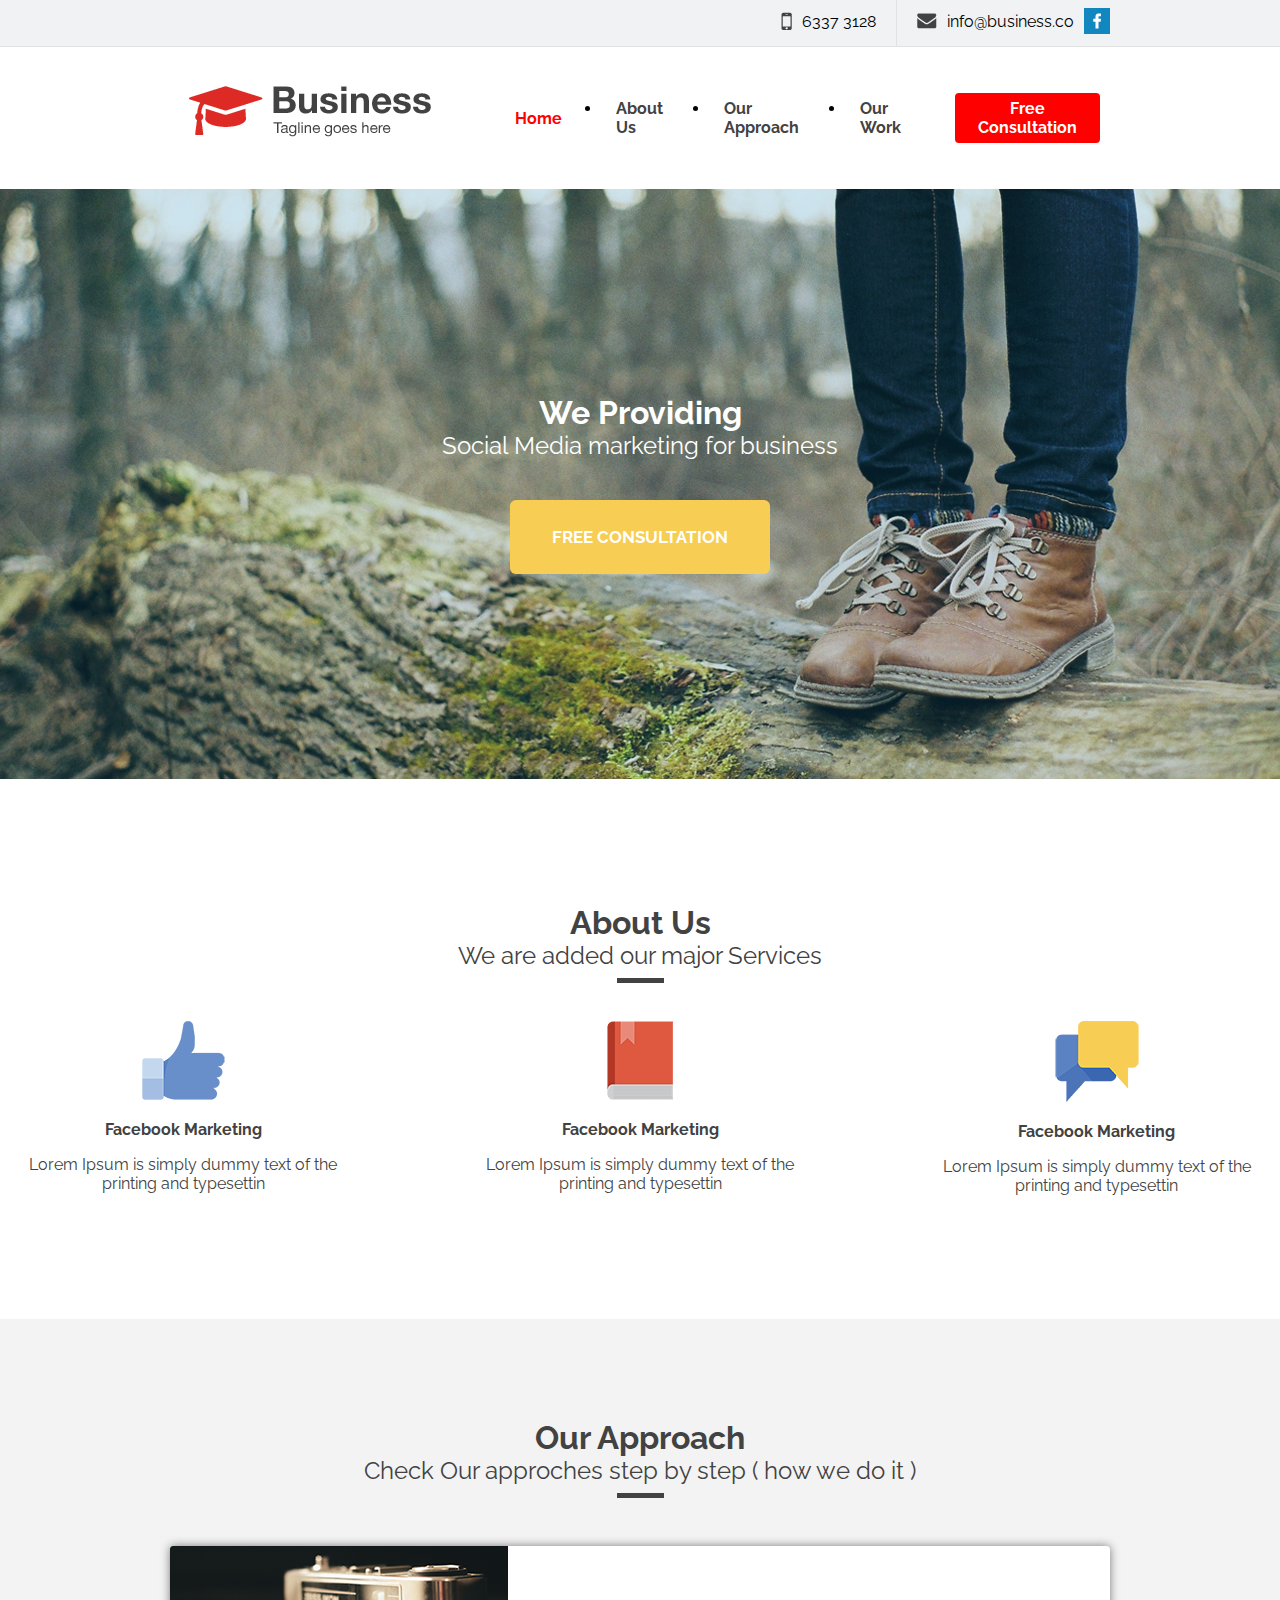
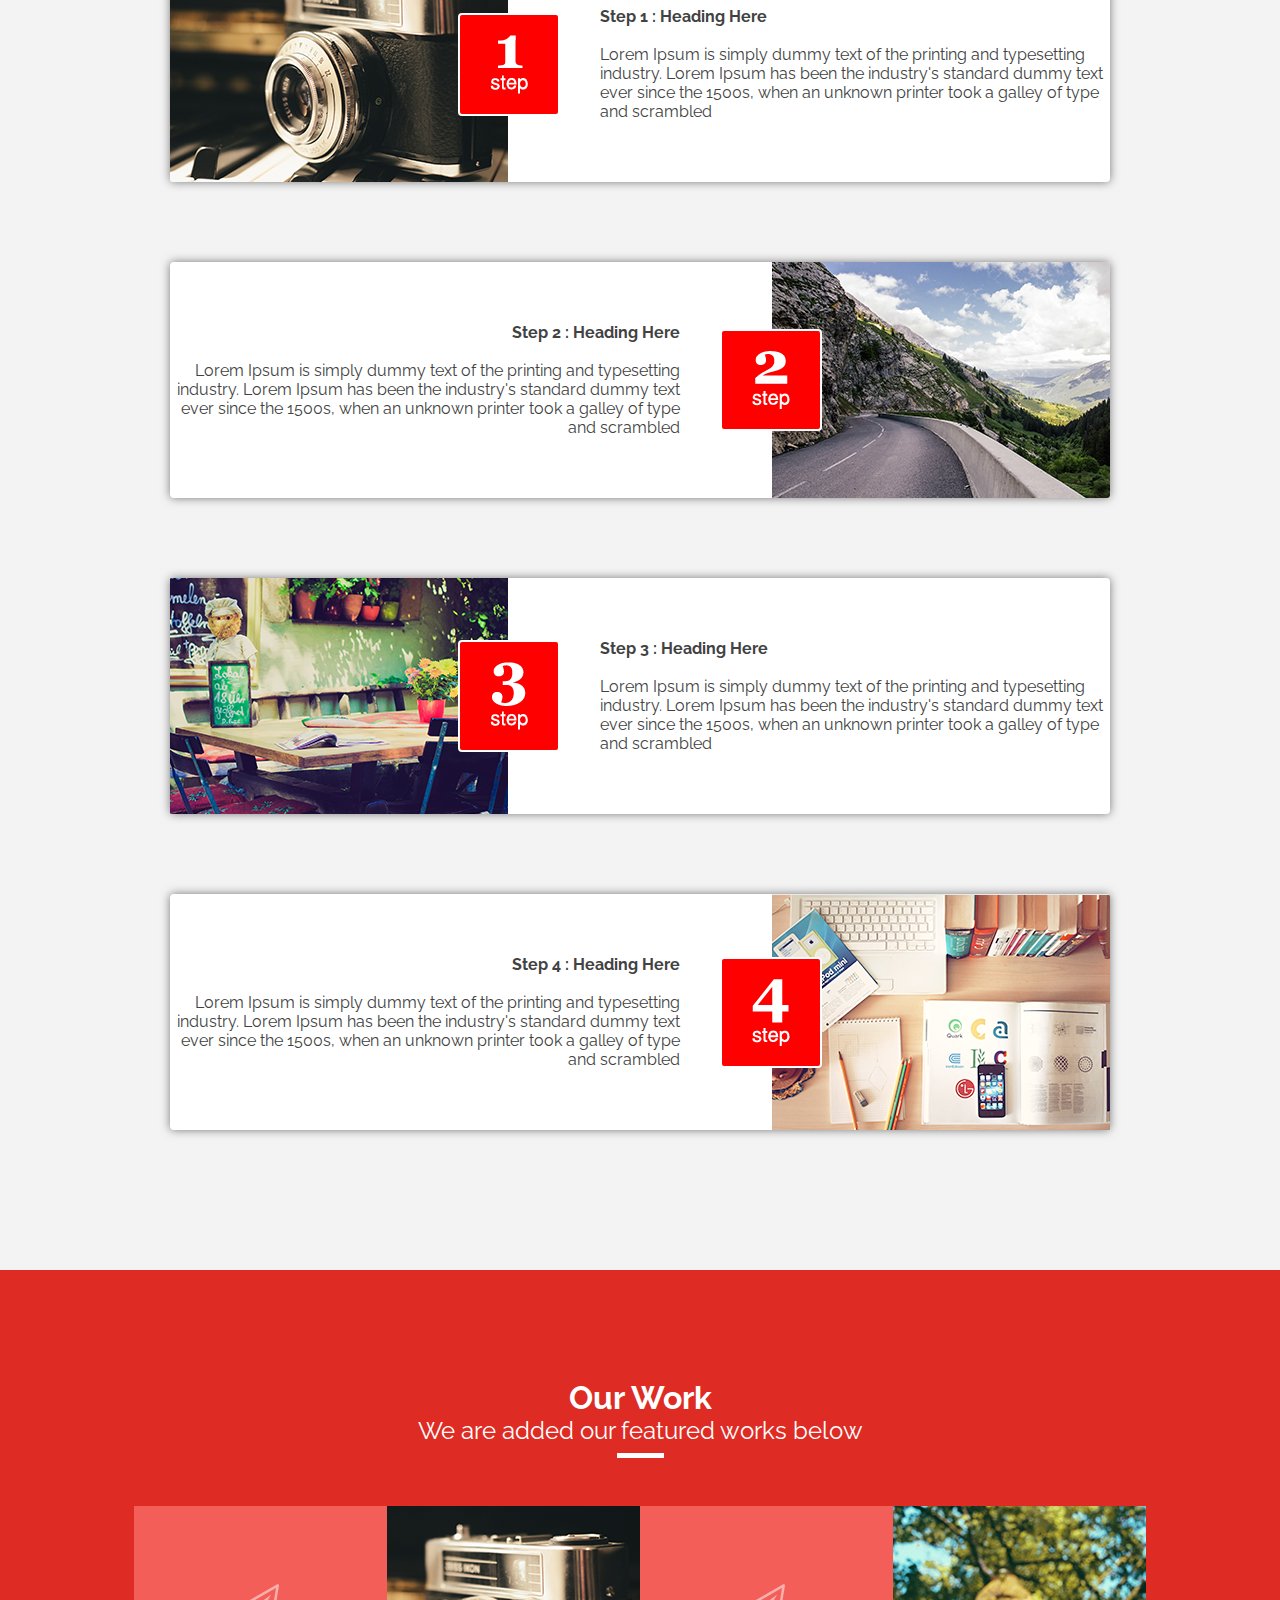
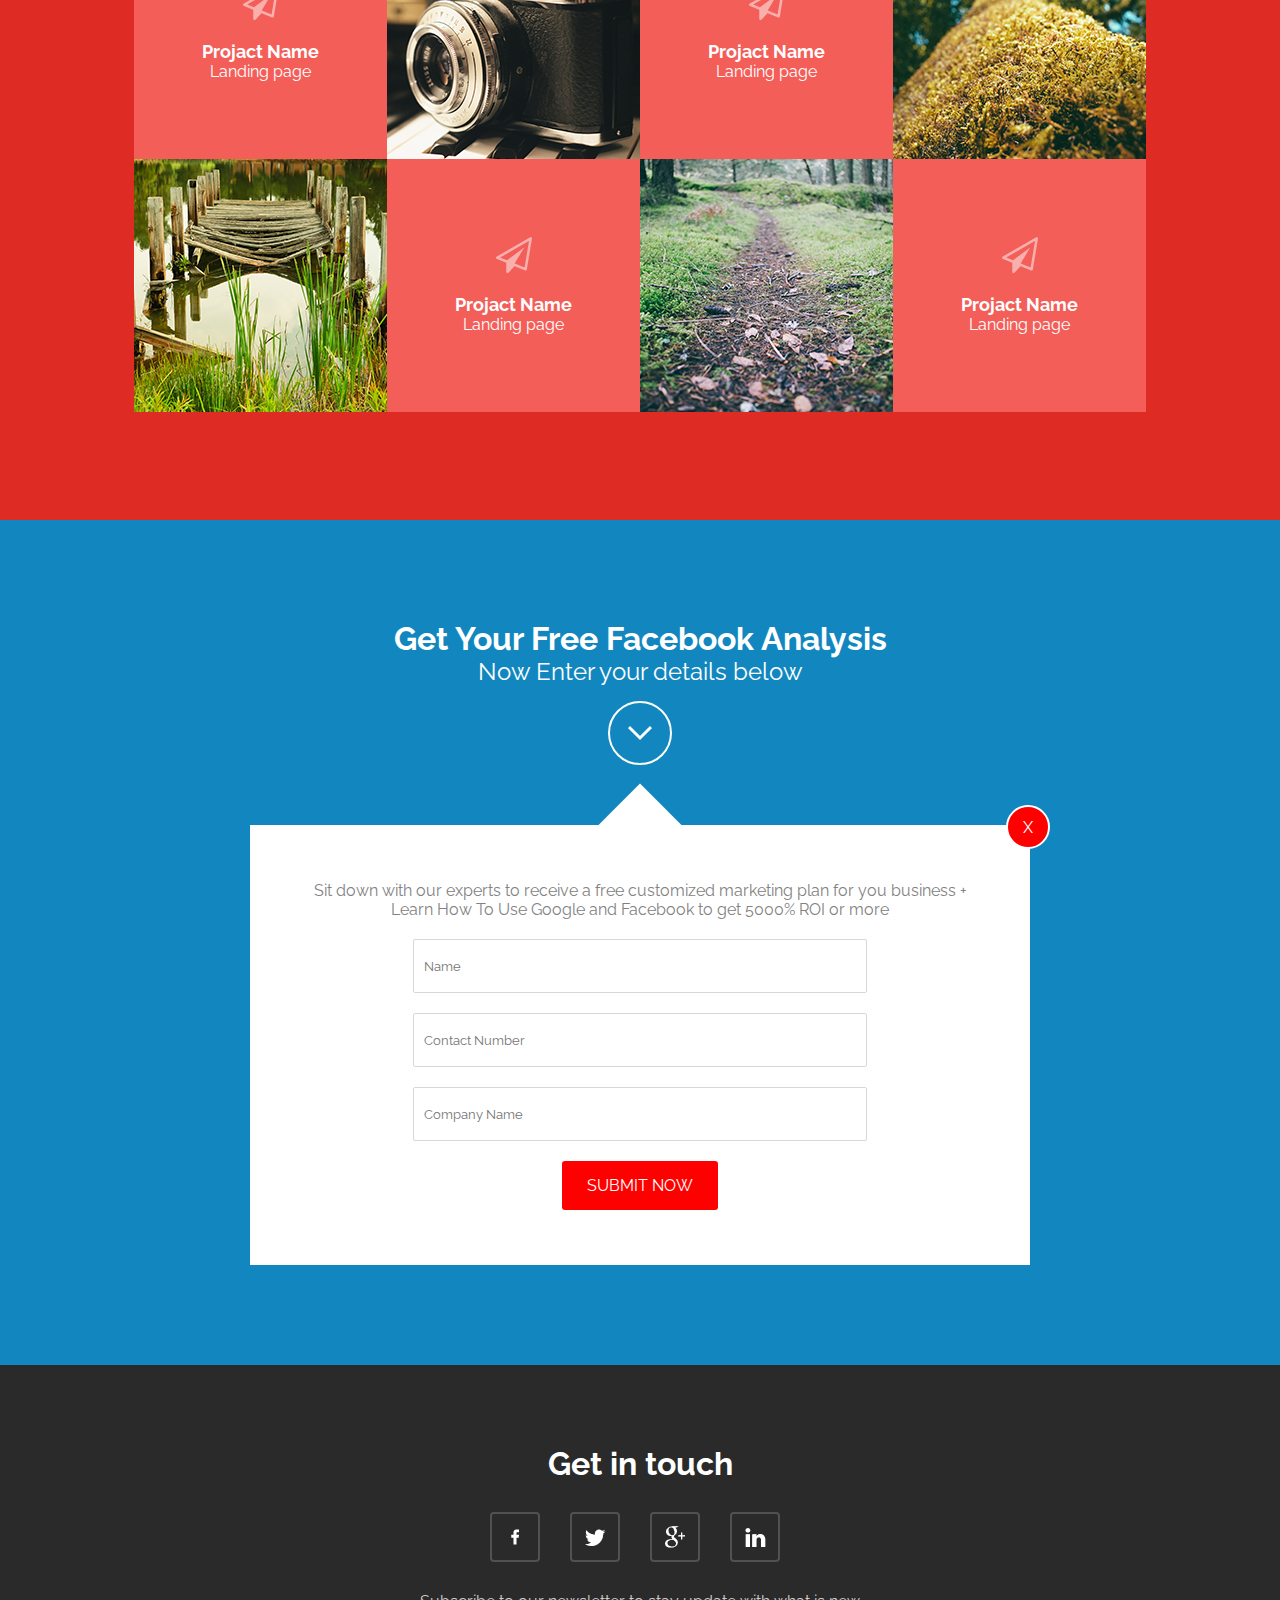
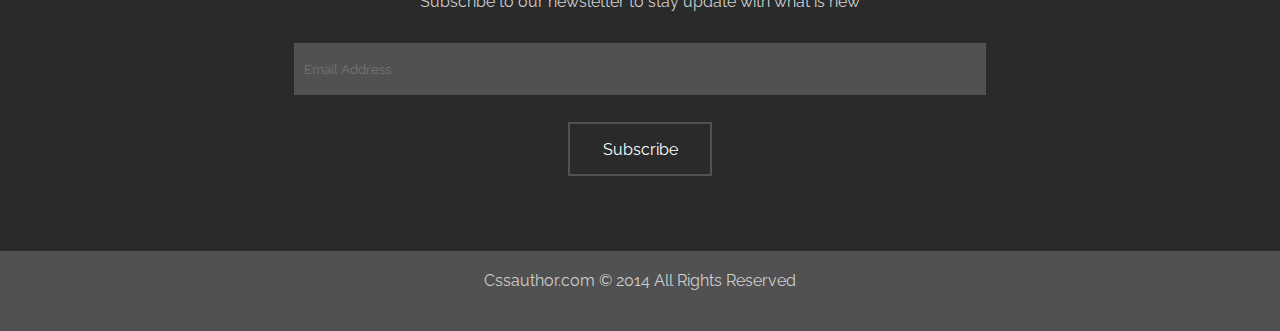
<file: Project1/Index.html>
<!DOCTYPE html>
<html lang="ru">
<head>
	<meta charset="UTF-8">
	<title>PSD 1</title>
	<link rel="stylesheet" type="text/css" href="css/style.css">
	<link href="https://fonts.googleapis.com/css?family=Raleway:300&display=swap" rel="stylesheet">
</head>
<body>
	<header>
			<img class="phone" src="img/phone.png">
			<p>6337 3128</p>
		<div class="mailContainer">
			<img class="mail" src="img/mail.png">
			<p>info@business.co</p>
		</div>
			<a class="facebook" href="https://www.facebook.com">
			<img src="img/facebook.png">
			</a>	
	</header>
	<nav>
		<a href="#">
			<img src="img/logo.png" alt="">
		</a>
		<ul>
			<li>
				<a href="" style="color: red;">Home</a>
			</li>
			<li>
				<a href="">About Us</a>
			</li>
			<li>
				<a href="">Our Approach</a>
			</li>
			<li>
				<a href="">Our Work</a>
			</li>
			<a class="consultation" href="#" style="color: white;"> Free Consultation </a>
		</ul>
	</nav>
	<div class="banner">
		<font size = "6"> <b>We Providing</b> </font>
		<font size = "5"> Social Media marketing for business</font>
		<a class="consultation2" href="#" style="color: white;"> FREE CONSULTATION </a>
	</div>
	<div class="aboutUs">
		<font size = "6"> <b>About Us</b> </font>
		<font size = "5"> We are added our major Services</font>	
		<hr color ="#424242" width="45px" size="5">
		<div class="services">
			<div class="marketing">
				<img src="img/Layer33.png">
				<p>Facebook Marketing</p>
				Lorem Ipsum is simply dummy text of the printing and typesettin
			</div>
			<div class="marketing" id="mark">
				<img src="img/Layer36.png">
				<p>Facebook Marketing</p>
				Lorem Ipsum is simply dummy text of the printing and typesettin
			</div>
			<div class="marketing">
				<img src="img/Layer37.png">
				<p>Facebook Marketing</p>
				Lorem Ipsum is simply dummy text of the printing and typesettin
			</div>
		</div>
	</div>

	<div class="ourApproach">
		<font size = "6"> <b>Our Approach</b> </font>
		<font size = "5"> Check Our approches step by step ( how we do it )</font>	
		<hr color ="#424242" width="45px" size="5">
		<div class="step">
			<img src="img/Layer38.png">
			<div class="stepContainer">
				<img src="img/1step.png">
				<div class="text">
				<b> Step 1 : Heading Here </b>
				<br>
				<br>
				Lorem Ipsum is simply dummy text of the printing and typesetting industry. Lorem Ipsum has been the industry's standard dummy text ever since the 1500s, when an unknown printer took a galley of type and scrambled
				</div>
			</div>
		</div>

		<div class="stepR">
			<div class="stepContainerR">
				<div class="textR">
				<b> Step 2 : Heading Here </b>
				<br>
				<br>
				Lorem Ipsum is simply dummy text of the printing and typesetting industry. Lorem Ipsum has been the industry's standard dummy text ever since the 1500s, when an unknown printer took a galley of type and scrambled
				</div>
				<img src="img/2step.png">
			</div>
			<img src="img/Layer29.png">
		</div>

		<div class="step">
			<img src="img/Layer30.png">
			<div class="stepContainer">
				<img src="img/3step.png">
				<div class="text">
				<b> Step 3 : Heading Here </b>
				<br>
				<br>
				Lorem Ipsum is simply dummy text of the printing and typesetting industry. Lorem Ipsum has been the industry's standard dummy text ever since the 1500s, when an unknown printer took a galley of type and scrambled
				</div>
			</div>
		</div>

		<div class="stepR">
			<div class="stepContainerR">
				<div class="textR">
				<b> Step 4 : Heading Here </b>
				<br>
				<br>
				Lorem Ipsum is simply dummy text of the printing and typesetting industry. Lorem Ipsum has been the industry's standard dummy text ever since the 1500s, when an unknown printer took a galley of type and scrambled
				</div>
				<img src="img/4step.png">
			</div>
			<img src="img/Layer31.png">
		</div>
	</div>
	
	<div class="ourWork">
		<font size = "6"> <b>Our Work</b> </font>
		<font size = "5">  We are added our featured works below</font>	
		<hr color ="white" width="45px" size="5">
		<div class="projects">
			<div class="tele">
				<img src="img/tele.png">
				<font size = "4"> <b>Projact Name</b> </font>
				<font size = "3"> Landing page</font>	
			</div>
			<img src="img/Layer17.png">
			<div class="tele">
				<img src="img/tele.png">
				<font size = "4"> <b>Projact Name</b> </font>
				<font size = "3"> Landing page</font>	
			</div>	
			<img src="img/Layer19.png">
			<img src="img/Layer20.png">
			<div class="tele">
				<img src="img/tele.png">
				<font size = "4"> <b>Projact Name</b> </font>
				<font size = "3"> Landing page</font>	
			</div>
			<img src="img/Layer22.png">
			<div class="tele">
				<img src="img/tele.png">
				<font size = "4"> <b>Projact Name</b> </font>
				<font size = "3"> Landing page</font>	
			</div>
		</div>	
	</div>
	<div class="analysis">
		<font size = "6"> <b>Get Your Free Facebook Analysis</b> </font>
		<font size = "5"> Now Enter your details below</font>	
		<div class="arrow">
			<img src="img/Shape12.png">
		</div>
		<div class="contacts"></div>
		<div class="contacts2"> 
			<a class="exit">X</a>
			Sit down with our experts to receive a free customized marketing plan for you business + Learn How To Use Google and Facebook to get 5000% ROI or more
			<input type="Name" placeholder="Name">
			<input type="Contact Number" placeholder="Contact Number">
			<input type="Company Name" placeholder="Company Name">
			<a class = "submit" href="#"> SUBMIT NOW</a>
		</div>
	</div>
	<footer> 
		<font size = "6"> <b>Get in touch</b> </font>
		<div class="social"> 
			<a class="socialIcon" href="https://www.facebook.com">
				<img src="img/facebook.png">
			</a>
			<a class="socialIcon" href="https://www.facebook.com">
				<img src="img/twitter.png">
			</a>	
			<a class="socialIcon" href="https://www.facebook.com">
				<img src="img/google.png">
			</a>	
			<a class="socialIcon" href="https://www.facebook.com">
				<img src="img/in.png">
			</a>		
		</div>
		<p>Subscribe to our newsletter to stay update with what is new</p>
		<input type="Email Address" placeholder="Email Address">
		<a class = "subscribe" href="#">Subscribe</a>
		<div class="copy">
		Cssauthor.com © 2014 All Rights Reserved
		</div>
	</footer>
	<script type="text/javascript" src="js/script.js"></script>
</body>
</html>
</file>
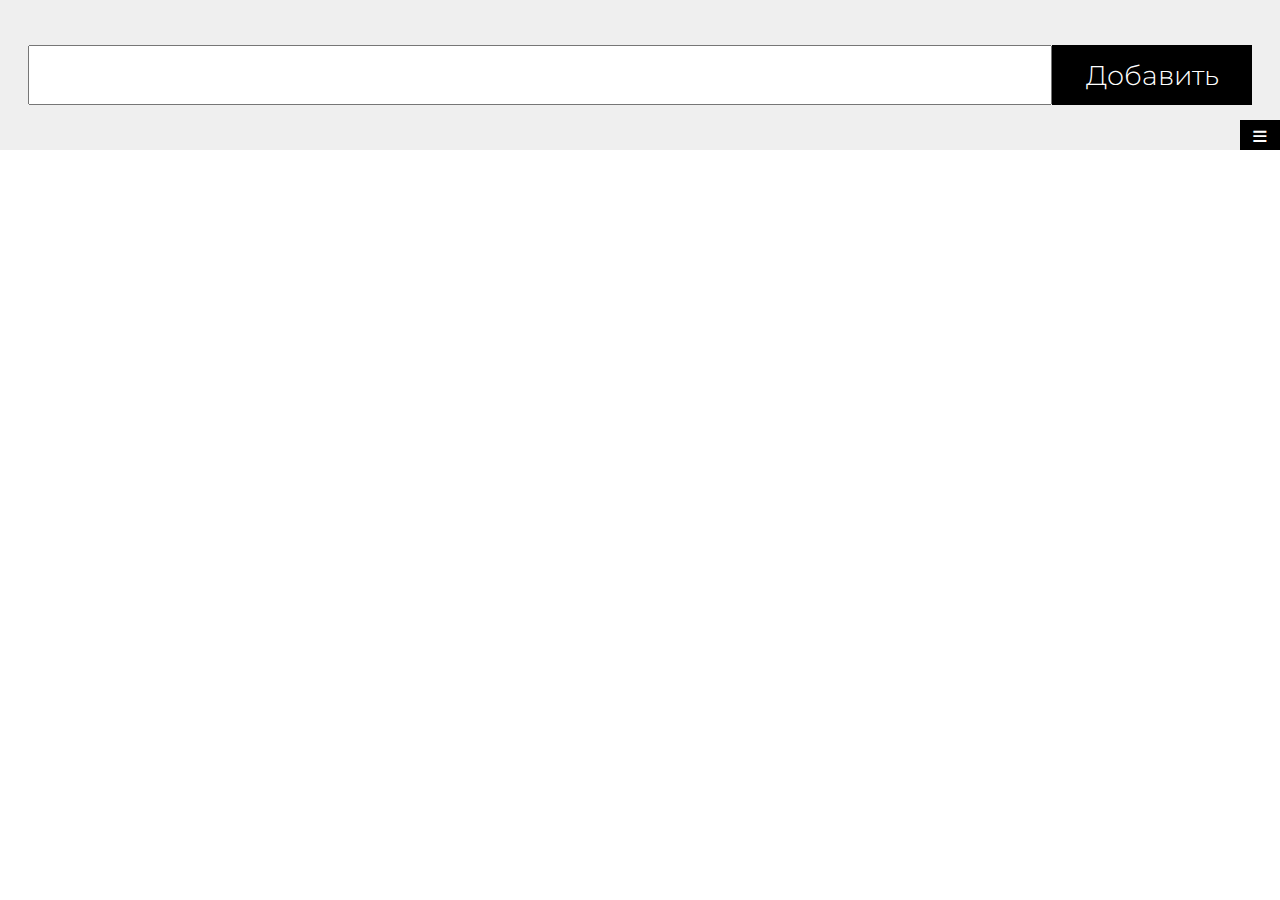
<file: ToDo list/Index.html>
<!DOCTYPE html>
<html lang="ru">
<head>
	<meta charset="UTF-8">
	<meta name="viewport" content="width=device-width">
	<title>ToDo list</title>
	<link rel="stylesheet" type="text/css" href="css/style.css">
	<link href="https://fonts.googleapis.com/css?family=Montserrat:100,200,300,400,500,600,700,800,900&display=swap&subset=cyrillic" rel="stylesheet">
</head>
<body>
	<header>
		<input type="text">
		<div class="post_btn">Добавить</div>
		<div class="sort_btn">	&equiv;</div>
	</header>
	<ul></ul>
	<script type="text/javascript" src="js/script.js"></script>
</body>
</html>
</file>
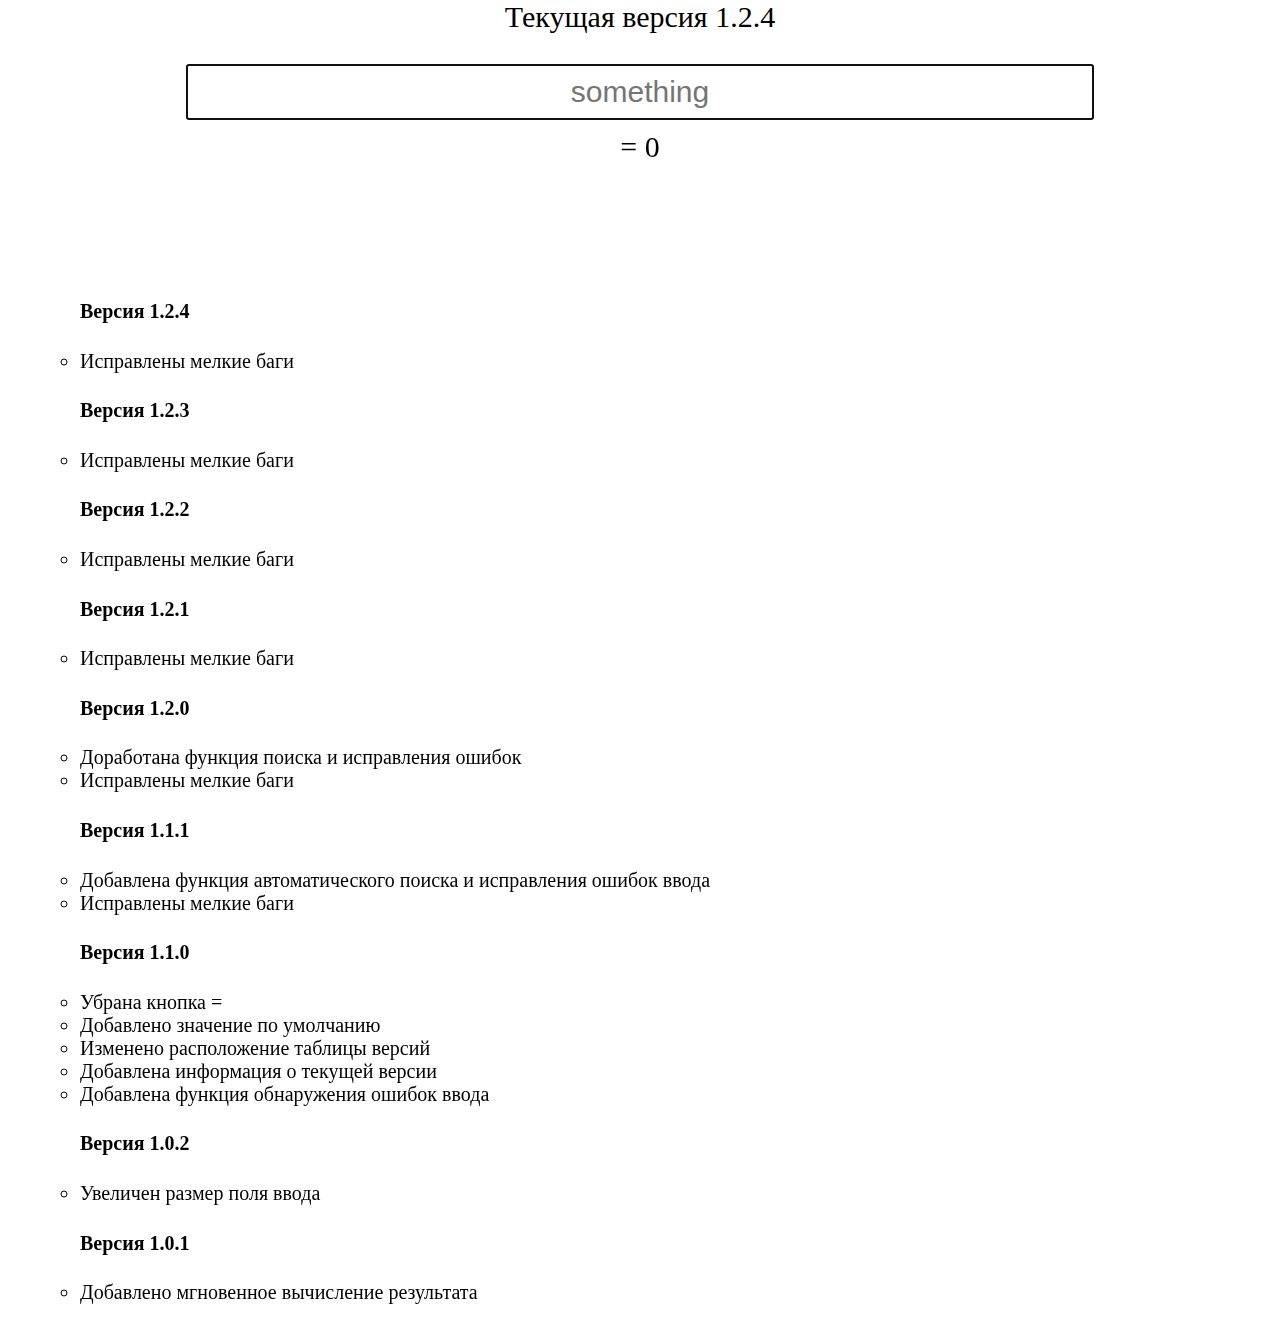
<file: Калькулятор/Index.html>
<!DOCTYPE html>
<html lang="en">
<head>
	<meta charset="UTF-8">
	<title>Simple calculator</title>
	<link rel="stylesheet" href="style.css">
</head>
<body>
	<div class="calculator">
		Текущая версия 1.2.4
		<div class="calcInput">
			<input type="text" placeholder="something" maxlength = "40" autofocus>
		</div>
		<div class="answer">
		</div>
	</div>

	<ul class="version">
		<ul>
			<h4>Версия 1.2.4</h4>
			<li>Исправлены мелкие баги</li>
		</ul>
		<ul>
			<h4>Версия 1.2.3</h4>
			<li>Исправлены мелкие баги</li>
		</ul>
		<ul>
			<h4>Версия 1.2.2</h4>
			<li>Исправлены мелкие баги</li>
		</ul>
		<ul>
			<h4>Версия 1.2.1</h4>
			<li>Исправлены мелкие баги</li>
		</ul>
		<ul>
			<h4>Версия 1.2.0</h4>
			<li>Доработана функция поиска и исправления ошибок</li>
			<li>Исправлены мелкие баги</li>
		</ul>
		<ul>
			<h4>Версия 1.1.1</h4>
			<li>Добавлена функция автоматического поиска и исправления ошибок ввода</li>
			<li>Исправлены мелкие баги</li>
		</ul>
		<ul>
			<h4>Версия 1.1.0</h4>
			<li>Убрана кнопка =</li>
			<li>Добавлено значение по умолчанию</li>
			<li>Изменено расположение таблицы версий</li>
			<li>Добавлена информация о текущей версии</li>
			<li>Добавлена функция обнаружения ошибок ввода</li>
		</ul>
		<ul>
			<h4>Версия 1.0.2</h4>
			<li>Увеличен размер поля ввода</li>
		</ul>
		<ul>
			<h4>Версия 1.0.1</h4>
			<li> <h7>Добавлено мгновенное вычисление результата</h7></li>
		</ul>
	</ul>
	<script src="script.js"></script>
</body>
</html>
</file>
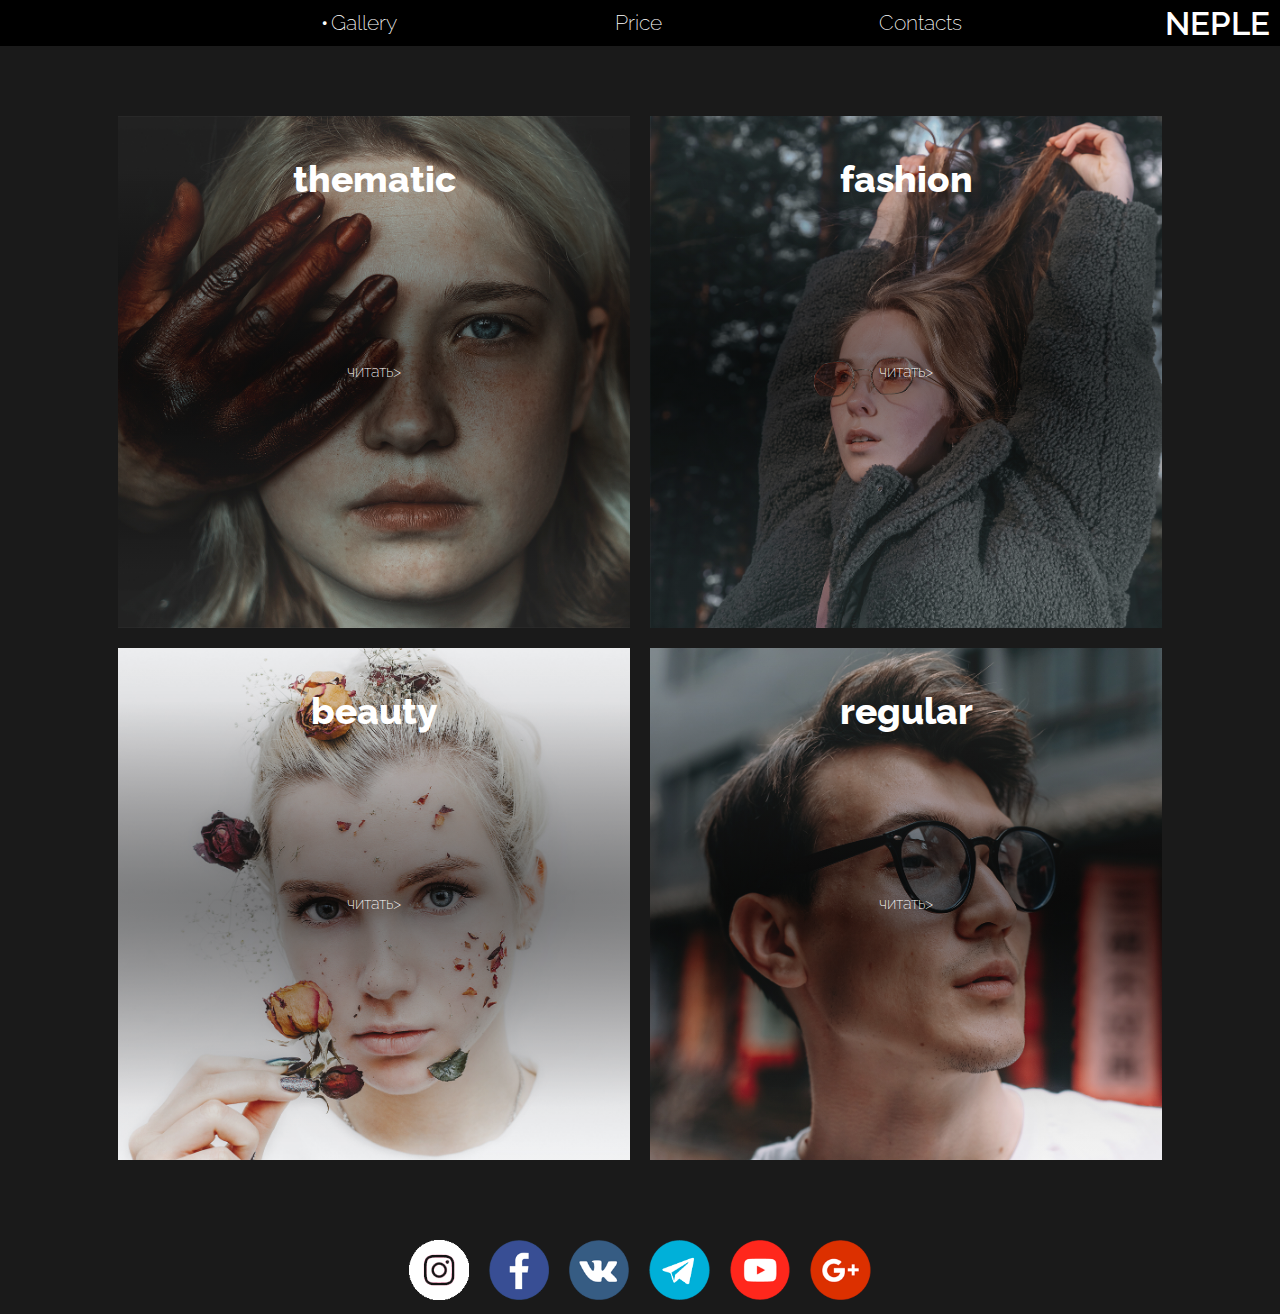
<file: Project3/gallery.html>
<!DOCTYPE html>
<html lang="ru">
<head>
	<meta charset="UTF-8">
	<meta name="viewport" content="width=device-width">
	<title>Gallery</title>
	<link rel="stylesheet" type="text/css" href="css/gallery.css">
	<link href="https://fonts.googleapis.com/css?family=Raleway:100,200,300,400,500,800,900&display=swap" rel="stylesheet">
	<link href="https://fonts.googleapis.com/css?family=Montserrat:100,200,300,400,500,600,700,800,900&display=swap&subset=cyrillic" rel="stylesheet">
</head>
<body>
	<div class="nav">
		<div class="logo"><a href="Index.html">NEPLE</a></div>
		<div class="menu_container">
			<a href="#" class="menu"><b>&bull;</b>Gallery</a>
			<a href="#" class="menu"><b>&bull;</b>Price</a>
			<a href="#" class="menu"><b>&bull;</b>Contacts</a>	
		</div>	
	</div>

		<div class="questions">
				<div class="questions_line">
					<div class="questionbox" id="box1">
						<div class="gradient2">
							<h2>thematic</h2>
							<a>читать></a>
						</div>
					</div>
					<div class="questionbox" id="box2">
						<div class="gradient2">
						<h2>fashion</h2>
						<a>читать></a>
						</div>
					</div>				
				</div>
				<div class="questions_line">
					<div class="questionbox" id="box3">
						<div class="gradient2">
							<h2>beauty</h2>
							<a>читать></a>
						</div>
					</div>
					<div class="questionbox" id="box4">
						<div class="gradient2">
						<h2>regular</h2>
						<a>читать></a>
						</div>
					</div>
				</div>
			</div>

	<div class="social">
		<a href=""> <img src="img/insta.png" alt=""> </a>
		<a href=""> <img src="img/face.png" alt=""> </a>
		<a href=""> <img src="img/vk.png" alt=""> </a>
		<a href=""> <img src="img/tele.png" alt=""> </a>
		<a href=""> <img src="img/tube.png" alt=""> </a>
		<a href=""> <img src="img/g.png" alt=""> </a>
	</div>
	<script type="text/javascript" src="js/script.js"></script>
</body>
</html>
</file>
<file: Project1/css/style.css>
*{
	font-family: 'Raleway', sans-serif;
}
body{
	margin: 0;
	padding: 0;
}
/* Стили для самой верхней полоски*/
header{
	display: flex;
	padding-right: 170px;
	align-items: center;
	height: 42px;
	background-color: #f0f2f4;
	border-bottom: 1px solid #e2e2e2; 
	padding-bottom: 4px;
}
header p {
	margin-left: 10px;
}
.phone{
	margin-left: auto;
}
.mailContainer{
	display: flex;
	align-items: center;
	margin-left: 20px;
	border-left: 1px solid #e2e2e2;
}
.mail{
	margin-left: 20px;
}
.facebook{
	margin-left: 10px;
	display: block;
	display: flex;
	height: 26px;
	width: 26px;
	background-color: #1287bf;
}
.facebook img{
	margin: auto;
}
/*Шапка с логотипом*/
nav{
	padding: 30px 180px;
	display: flex;	
	justify-content: center;
}
nav ul li:first-child{
	display: block;
}
nav ul{
	display: flex;
	align-items: center;
	margin-left: auto;
}
nav ul li{
	margin: 0 20px;
	padding-left: 14px;
}
nav a{
	color: #424242;
	font-weight: bold;
	text-decoration: none;
}
nav a:hover{
	color: red;
}
.consultation{
	display: block;
	display: flex;
	align-items: center;
	text-align: center;
	height: 40px;
	padding: 5px 20px;
	background-color: red;
	border-radius: 4px;
	margin-left: 20px;
}
.consultation:hover{
	background-color: green;
}
/*Баннер*/
.banner{
	background: url(../img/Layer32.png) no-repeat center top / cover;
	display: flex;
	flex-direction: column;
	justify-content: center;
	align-items: center;
	min-height: 590px;
	color: white;
}
.consultation2{
	margin-top: 40px;
	display: block;
	display: flex;
	flex-direction: column;
	justify-content: center;
	font-size: 17px;
	font-weight: bold;
	height: 74px;
	width: 260px;
	background-color: #f8cd53;
	text-align: center;
	border-radius: 6px;
	text-decoration: none;
}
.consultation2:hover{
	background-color: red;	
}


/*Раздел About Us*/
.aboutUs{
	min-height: 540px;
	color: #424242;
	display: flex;
	flex-direction: column;
	justify-content: center;
	text-align: center;
	align-items: center;
}
.services{
	display: flex;
	margin-top: 30px;
}
#mark{
	margin-left: 90px;
	margin-right: 90px;
}
.services p{
	font-weight: bold;
	color: #424242;
}
/*Раздел Our Approach*/
.ourApproach{
	background-color: #f3f3f3;
	min-height: 1200px;
	color: #424242;
	display: flex;
	flex-direction: column;
	justify-content: center;
	text-align: center;
	align-items: center;
	padding-left: 170px;
	padding-right: 170px;
	padding-top: 100px;
	padding-bottom: 100px;
}
.step{
	max-height: 236px;
	background-color: white;
	display: flex;
	align-items: center;
	margin: 40px 0;
	border-radius: 4px;
	box-shadow: 0 0 10px rgba(0,0,0,0.5);
}
.stepContainer{
	max-height: 100px;
	display: flex;
	align-items: center;
	margin-left: -50px;
}
.stepContainer img{
	margin-right: 40px;
	background-color: red;
	padding: 20px 30px;
	border: 2px solid white;
	border-radius: 4px;
}
.text {
	text-align: left;
}

.stepR{
	max-height: 236px;
	background-color: white;
	display: flex;
	align-items: center;
	margin: 40px 0;
	border-radius: 4px;
	box-shadow: 0 0 10px rgba(0,0,0,0.5);
}
.stepContainerR{
	max-height: 100px;
	display: flex;
	align-items: center;
	margin-right: -50px;
}
.stepContainerR img{
	margin-left: 40px;
	z-index: 2;
	background-color: red;
	padding: 20px 30px;
	border: 2px solid white;
	border-radius: 4px;
}
.textR {
	text-align: right;
}
/*Раздел Our Work*/
.ourWork{
	background-color: #de2b24;
	min-height: 650px;
	color: white;
	display: flex;
	justify-content: center;
	text-align: center;
	align-items: center;
	flex-direction: column;
	padding: 100px 170px;
}
.projects{
	display: inline-block;
	display: flex;
	flex-direction: row;
  	flex-wrap: wrap;
	margin-top: 40px;
	width: 1012px;
}
.projects img:hover{
	opacity: 0.8;
}
.tele{
	width: 253px;
	height: 253px;
	display: flex;
	background-color: #f35e59;
	flex-direction: column;
	justify-content: center;
	text-align: center;
	align-items: center;
}
.tele:hover{
	opacity: 0.8;
}
.tele img{
	margin-bottom: 20px;
}
/*Раздел под facebook*/
.analysis{
	background-color: #1287bf;
	color: white;
	display: flex;
	flex-direction: column;
	justify-content: center;
	text-align: center;
	align-items: center;
	padding: 100px 170px;
}
.arrow{
	margin-top: 15px;
	width: 60px;
	height: 60px;
	border: 2px solid white;
	border-radius: 50%;
	display: flex;
	flex-direction: column;
	justify-content: center;
	align-items: center;
}
.arrow:hover{
	opacity: 0.2;
}
.contacts{
	margin-top: 60px;
	width: 200px;
	height: 200px;
	background-color: white;
	-webkit-transform: rotate(45deg);
}
.exit{
	display: block;
	display: flex;
	justify-content: center;
	text-align: center;
	align-items: center;
	color: white;
	background: red;
	border: 2px solid white;
	border-radius: 50%;
	width: 40px;
	height: 40px;
	position: absolute;
	right: -20px;
	top: -20px;
	text-decoration: none;
}
.exit:hover{
	opacity: 0.7;
}
.contacts2{
	position: relative;
	display: flex;
	padding: 20px 50px;
	flex-direction: column;
	justify-content: center;
	align-items: center;
	width: 680px;
	height: 400px;
	margin-top: -200px;
	background-color: white;
	z-index: 2;
	color: #828282;
}
.hide{
	display: none;
}
.contacts2 input{
	padding-left: 10px;
	margin-top: 20px;
	height: 50px;
	width: 440px;
	border: 1px solid #d8d8d8;
	border-radius: 2px;
}
.submit{
	display: block;
	text-decoration: none;
	color: white;
	text-align: center;
	background-color: red;
	padding: 15px 25px;
	margin-top: 20px;
	border-radius: 3px;
}
/*footer*/
footer{
	padding-top: 80px;
	background-color: #2a2a2a;
	color: white;
	display: flex;
	flex-direction: column;
	justify-content: center;
	text-align: center;
	align-items: center;
}
.social{
	display: flex;
}
.socialIcon{
	text-decoration: none;
	margin-left: 10px;
	display: block;
	display: flex;
	height: 46px;
	width: 46px;
	background-color: #2a2a2a;
	border: 2px solid #515151;
	margin-top: 30px;
	margin-right: 20px;
	border-radius: 4px;
}
.socialIcon img{
	margin: auto;
}
.socialIcon:hover{
	border: 2px solid red;
}
footer p{
	margin-top: 30px;
	margin-bottom: 30px;
	color: #cecece;

}
footer input{
	padding-left: 10px;
	background-color: #515151;
	border: 2px solid #2a2a2a;
	min-width: 680px;
	border-radius: 2px;
	height: 50px;
}
.subscribe{
	margin-top: 25px;
	text-decoration: none;
	display: block;
	display: flex;
	justify-content: center;
	align-items: center;
	color: white;
	height: 50px;
	width: 140px;
	border: 2px solid #515151;
}
.subscribe:hover{
	border: 2px solid red;
}
.copy{
	justify-content: center;
	margin-top: 75px;
	text-align: center;
	color: #cecece;
	height: 60px;
	width: 100%;
	padding-top: 20px;	
	background-color: #515151;
}

@media screen and (max-width: 1140px){
	.projects{
	width: 506px;
	}
}
</file>
<file: ToDo list/css/style.css>
*{
	box-sizing: border-box;
	font-family: 'Montserrat', sans-serif;
}
body{
	margin: 0;
	padding: 0;
}
header{
	display: flex;
	align-items: center;
	justify-content: center;
	padding: 10px 15px;
	width: 100vw;
	height: 150px;
	background: #efefef;
	position: relative;
}
.post_btn{
	display: flex;
	align-items: center;
	justify-content: center;
	padding: 10px 20px;
	width: 200px;
	height: 60px;
	background: #000;
	color: #fff;
	font-size: 20pt;
	font-weight: 300;
	cursor: pointer;
}
.post_btn:hover{
	opacity: 0.8;
}
.sort_btn{
	display: flex;
	align-items: center;
	justify-content: center;
	padding: 10px 20px;
	width: 30px;
	height: 30px;
	background: #000;
	color: #fff;
	font-size: 20pt;
	font-weight: 300;
	cursor: pointer;
	position: absolute;
	right: 0;
	bottom: 0;
}
input{
	outline: none;
	height: 60px;
	width: 80vw;
	font-size: 20pt;
}

ul{
	text-decoration: none;
	padding: 0;
	margin: 0;
}
ul li{
	display: flex;
	height: 40px;
	width: 100vw;
	cursor: pointer;
	font-size: 25px;
	word-wrap: break-word;
	transition: 1s;
	overflow: hidden;
}
ul li:nth-child(2n){
	background: #bbbbbb;
}
ul li:nth-child(2n+1){
	background: #d7d7d7;
}
.expand, .delete{
	display: flex;
	align-items: center;
	justify-content: center;
	height: 40px;
	width: 40px;
	font-size: 25px;
}
.expand{
	color: #555555;
	transition: 500ms;
}
.delete:hover{
	background: #FF4040;
}
.content{
	padding: 5px;
	overflow: hidden;
	font-size: 25px;
}
.data{
	padding: 5px;
	height: auto;
	width: 150px;
	text-align: right;
}

@media screen and (max-width: 600px){
	header{
		flex-direction: column;
	}
	.post_btn{
		margin-top: 10px;
		padding: 5px 10px;
		width: 120px;
		height: 30px;
		font-size: 15pt;
	}
	.data{
		width: 80px;
	}
}
</file>
<file: Калькулятор/style.css>
body{
	margin: 0;
	padding: 0;
	font-size: 30px;
}
.calculator{
	display: flex;
	flex-direction: column;
	justify-content: center;
	align-items: center;
}
.calcInput{
	display: flex;
	margin-top: 30px;
}
button{
	font-size: 30px;
	display: block;
	text-align: center;
	vertical-align: center;
	width: 50px;
	cursor: pointer;
}
input{
	font-size: 30px;
	text-decoration: none;
	text-align: center;
	height: 50px;
	width: 900px;
}
.answer{
	margin-top: 10px;
	text-align: center;
	width: 100%;
	height: 50px;
}

.error{
	border: 4px solid red;
}

.version{
	margin-top: 120px;
	text-decoration: none;
	font-size: 20px;
}
</file>
<file: Project3/css/gallery.css>
*{
	box-sizing: border-box;
	font-family: 'Raleway', 'Montserrat', sans-serif;
}
body{
	margin: 0;
	padding: 0;
}
.menu_container{
	display: flex;
	justify-content: center;
	align-items: center;
	text-align: center;
}
.menu_container b{
	margin: 0 3px;
	color: black;
}
.nav{
	display: flex;
	justify-content: center;
	align-items: center;
	background: #000;
	color: white;
	font-size: 23pt;
	font-weight: 100;
	padding: 10px 0;
}
.nav a{
	display: flex;
	justify-content: center;
	align-items: center;
	text-decoration: none;
	cursor: pointer;
	color: white;
}
.menu{
	font-weight: 200;
	display: block;
	border-bottom: 1px solid #000;
}
.menu:nth-child(2){
	margin: 0 21vw;
}

.menu:first-child b{
	color: white;
}

.menu:hover b{
	color: white;
}
 .logo{
	font-weight: 600;
	font-size: 35pt;
	margin-right: 0px;
	position: absolute;
	right: 10px;
 }

.questions{
 	display: flex;
 	height: 100%;
	padding: 60px 10vw 60px 10vw;
 	justify-content: center;
	align-items: center;
	flex-direction: column;
 	background: #1a1a1a;
 	min-height: 100vh;
 }

.questionbox{
	color: #fff;
	display: flex;
	justify-content: center;
	align-items: center;
	text-align: center;
	flex-direction: column;
	cursor: pointer;
	width: 40vw;
 	height: 40vw;
}
.questionbox h2{
	position: absolute;
	top: 10px;
	font-weight: 800;
	font-size: 25pt;
	color: #fff;
}
.questionbox a{
	text-decoration: none;
	font-weight: 200;
	font-size: 20pt;
	color: #fff;
	border-bottom: 1px solid rgba(0, 0, 0, 0);
}
.questionbox a:hover{
	border-bottom: 1px solid #fff;
}
.gradient2{
	display: flex;
	justify-content: center;
	align-items: center;
	flex-direction: column;
	width: 100%;
 	height: 100%;
 	background: radial-gradient(300% 40%,rgba(20,20,20,0.4),rgba(255,255,255,0.1));
 	z-index: 0;
 	position: relative;	
}
.questions_line{
	display: flex;
 	justify-content: center;
	align-items: center;
}
#box1{
 	background: url(../img/thematic.jpg) no-repeat center top / cover;
 	margin: 10px;
}
#box2{
	background: url(../img/fashion.jpg) no-repeat center top / cover;
 	margin: 10px;
}
#box3{
	background: url(../img/beauty.jpg) no-repeat center top / cover;
 	margin: 10px;
}
#box4{
	background: url(../img/regular.jpg) no-repeat center top / cover;
 	margin: 10px;
}

.social{
	padding: 10px 0;
	display: flex;
	justify-content: center;
	align-items: center;
	background: #1a1a1a;
}
.social img{
	height: 60px;
	margin: 0px 10px;
}
.social img:hover{
	opacity: 0.7;
}


@media screen and (max-width:1400px){
	.menu:nth-child(2){
		margin: 0 16vw;
	}
	.nav{
		font-size: 16pt;
	}
	.logo{
		font-size: 25pt;
	}
	.questionbox h2{
		font-size: 28pt;
	}
	.questionbox a{
		font-size: 12pt;
	}
}

@media screen and (max-width:1000px){
	.menu:nth-child(2){
		margin: 0 13vw;
	}
	.questions_line{
		flex-direction: column;
	}
	.questionbox{
		width: 60vw;
		height: 60vw;
	}
}
@media screen and (max-width:800px){
	.nav{
		font-size: 12pt;
		flex-direction: column;
	}
	.logo{
		position: static;
		text-align: center;
		font-size: 17pt;
	}
	.questionbox h2{
		font-size: 20pt;
	}
	.questionbox a{
		font-size: 8pt;
	}
	.menu:nth-child(2){
		margin: 0 24vw;
	}
}

@media screen and (max-width:700px){
 	.social img{
 		height: 6vw;
 		width: 6vw;
 	}
	.questionbox h2{
		font-size: 12pt;
	}
	.questionbox a{
		font-size: 8pt;
	}
}

@media screen and (max-width:400px){
	.menu:nth-child(2){
		margin: 0 15vw;
	}
}
@media screen and (max-width:300px){
	.menu:nth-child(2){
		margin: 0 10vw;
	}
}
</file>
